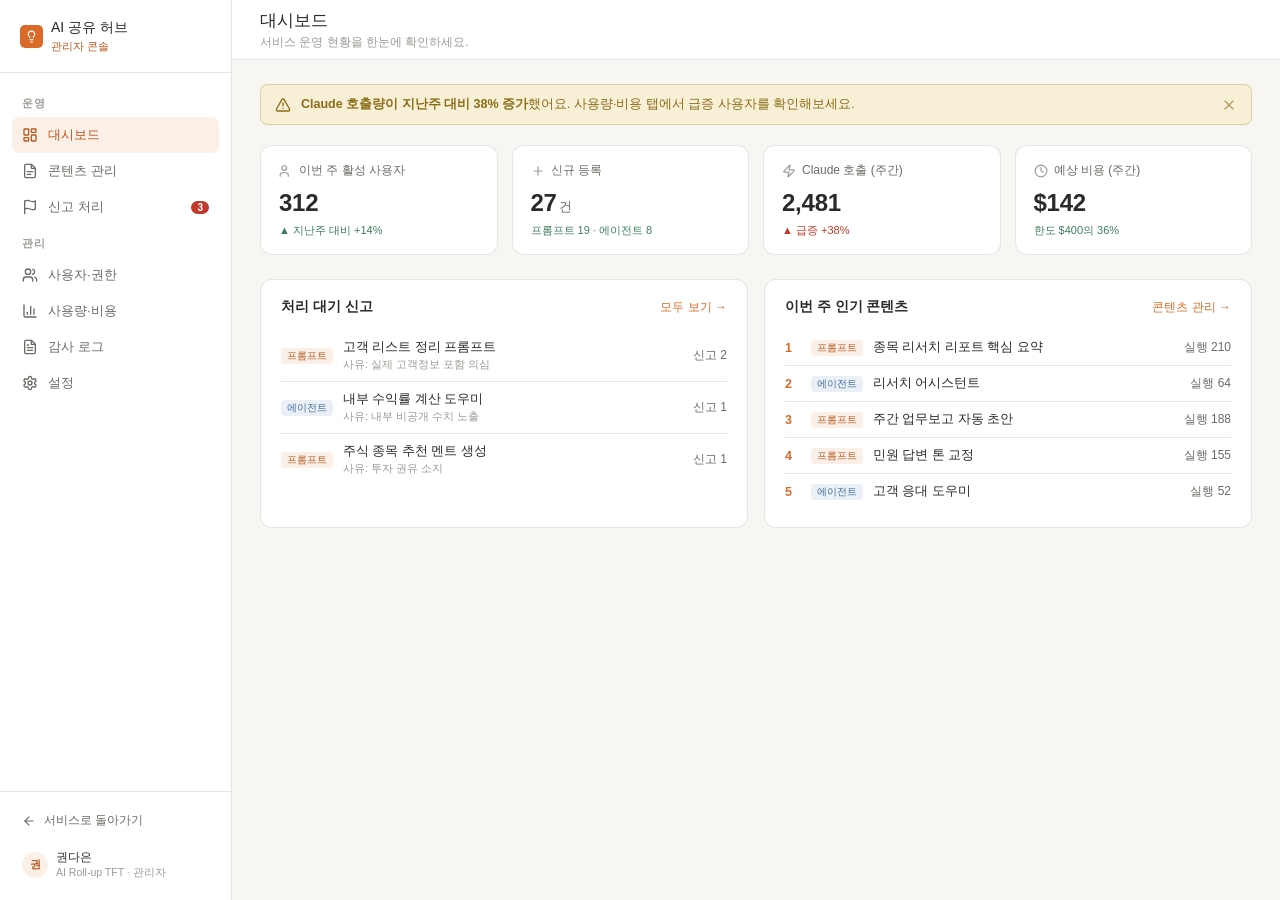
<file: safe-demo/admin.html>
<!DOCTYPE html>
<html lang="ko">
<head>
<meta charset="UTF-8" />
<meta name="viewport" content="width=device-width, initial-scale=1.0" />
<meta http-equiv="Content-Security-Policy" content="default-src 'none'; style-src 'unsafe-inline'; script-src 'unsafe-inline'; img-src data:; connect-src 'none'; font-src 'none'; media-src 'none'; object-src 'none'; frame-src 'none'; worker-src 'none'; base-uri 'none'; form-action 'none'" />
<meta name="referrer" content="no-referrer" />
<title>AI 공유 허브 · 관리자</title>
<style>
  :root {
    --org: #D96A28; --org-light: #FAF0E8; --org-muted: #B85820; --org-hover: #C25E22;
    --bg: #F7F6F3; --surface: #FFFFFF; --surface-2: #F2F1ED;
    --text-1: #2A2A28; --text-2: #6B6A65; --text-3: #9C9B95;
    --danger: #C0392B; --danger-bg: #FBEAE7; --danger-fg: #B23A2E;
    --ok: #3E7C59; --ok-bg: #E8F1EC;
    --warn-bg: #F8EFD7; --warn-fg: #8A6D17;
    --border: rgba(0,0,0,0.10); --border-strong: rgba(0,0,0,0.18);
    --radius-md: 8px; --radius-lg: 12px;
  }
  * { box-sizing: border-box; margin: 0; padding: 0; }
  html, body { background: var(--bg); }
  body { font-family: -apple-system, BlinkMacSystemFont, "Segoe UI", "Apple SD Gothic Neo", "Malgun Gothic", sans-serif; color: var(--text-1); }

  .admin { display: grid; grid-template-columns: 232px 1fr; min-height: 100vh; }

  /* 사이드바 */
  .sidebar { background: var(--surface); border-right: 0.5px solid var(--border); display: flex; flex-direction: column; position: sticky; top: 0; height: 100vh; }
  .side-logo { display: flex; align-items: center; gap: 8px; padding: 18px 20px; border-bottom: 0.5px solid var(--border); }
  .logo-sq { width: 23px; height: 23px; border-radius: 5px; background: var(--org); display: flex; align-items: center; justify-content: center; flex-shrink: 0; }
  .logo-sq svg { width: 13px; height: 13px; }
  .side-logo-txt { font-size: 14px; font-weight: 500; line-height: 1.3; }
  .side-logo-txt .sub { font-size: 11px; color: var(--org-muted); font-weight: 500; }
  .side-nav { padding: 12px 12px; flex: 1; overflow-y: auto; }
  .side-sec { font-size: 10.5px; font-weight: 600; color: var(--text-3); text-transform: uppercase; letter-spacing: 0.05em; padding: 12px 10px 6px; }
  .side-item { display: flex; align-items: center; gap: 10px; padding: 9px 10px; border-radius: var(--radius-md); font-size: 13px; color: var(--text-2); cursor: pointer; position: relative; }
  .side-item svg { width: 16px; height: 16px; flex-shrink: 0; }
  .side-item:hover { background: var(--surface-2); }
  .side-item.on { background: var(--org-light); color: var(--org-muted); font-weight: 500; }
  .side-badge { margin-left: auto; font-size: 10px; font-weight: 600; background: var(--danger); color: #fff; border-radius: 10px; padding: 1px 6px; min-width: 16px; text-align: center; }
  .side-foot { border-top: 0.5px solid var(--border); padding: 12px; }
  .side-foot a { display: flex; align-items: center; gap: 8px; font-size: 12px; color: var(--text-2); text-decoration: none; padding: 8px 10px; border-radius: var(--radius-md); }
  .side-foot a:hover { background: var(--surface-2); color: var(--org); }
  .side-foot svg { width: 14px; height: 14px; }
  .admin-user { display: flex; align-items: center; gap: 8px; padding: 8px 10px; margin-top: 4px; }
  .admin-ava { width: 26px; height: 26px; border-radius: 50%; background: var(--org-light); color: var(--org-muted); display: flex; align-items: center; justify-content: center; font-size: 11px; font-weight: 600; }
  .admin-user .nm { font-size: 12px; font-weight: 500; }
  .admin-user .rl { font-size: 10.5px; color: var(--text-3); }

  /* 메인 */
  .main { min-width: 0; }
  .topbar { background: var(--surface); border-bottom: 0.5px solid var(--border); height: 60px; display: flex; align-items: center; justify-content: space-between; padding: 0 28px; position: sticky; top: 0; z-index: 20; }
  .topbar h1 { font-size: 17px; font-weight: 500; }
  .topbar .sub { font-size: 12px; color: var(--text-3); margin-top: 2px; }
  .top-right { display: flex; align-items: center; gap: 10px; }
  .pill-btn { display: flex; align-items: center; gap: 6px; border: 0.5px solid var(--border-strong); background: var(--surface); border-radius: var(--radius-md); padding: 7px 12px; font-size: 12.5px; color: var(--text-2); cursor: pointer; font-family: inherit; }
  .pill-btn svg { width: 14px; height: 14px; }
  .pill-btn:hover { border-color: var(--org); color: var(--org); }
  .pill-btn.primary { background: var(--org); border-color: var(--org); color: #fff; }
  .pill-btn.primary:hover { background: var(--org-hover); }

  .content { padding: 24px 28px 48px; max-width: 1180px; }
  .section { display: none; }
  .section.on { display: block; }

  /* 배너 */
  .banner { display: flex; align-items: center; gap: 10px; background: var(--warn-bg); border: 0.5px solid rgba(138,109,23,0.25); color: var(--warn-fg); border-radius: var(--radius-md); padding: 11px 14px; font-size: 12.5px; margin-bottom: 20px; }
  .banner svg { width: 16px; height: 16px; flex-shrink: 0; }
  .banner b { font-weight: 600; }
  .banner .x { margin-left: auto; cursor: pointer; opacity: 0.6; line-height: 0; }
  .banner .x:hover { opacity: 1; }

  /* 통계 카드 */
  .stat-grid { display: grid; grid-template-columns: repeat(4, 1fr); gap: 14px; margin-bottom: 24px; }
  .stat { background: var(--surface); border: 0.5px solid var(--border); border-radius: var(--radius-lg); padding: 16px 18px; }
  .stat .label { font-size: 12px; color: var(--text-2); display: flex; align-items: center; gap: 6px; margin-bottom: 10px; }
  .stat .label svg { width: 14px; height: 14px; color: var(--text-3); }
  .stat .num { font-size: 24px; font-weight: 600; letter-spacing: -0.01em; }
  .stat .num .unit { font-size: 13px; font-weight: 500; color: var(--text-2); margin-left: 2px; }
  .stat .delta { font-size: 11px; margin-top: 6px; }
  .stat .delta.up { color: var(--ok); }
  .stat .delta.down { color: var(--danger); }

  .cols { display: grid; grid-template-columns: 1fr 1fr; gap: 16px; }
  .panel { background: var(--surface); border: 0.5px solid var(--border); border-radius: var(--radius-lg); padding: 18px 20px; }
  .panel-head { display: flex; align-items: center; justify-content: space-between; margin-bottom: 14px; }
  .panel-head h3 { font-size: 13.5px; font-weight: 600; }
  .panel-head a { font-size: 12px; color: var(--org); text-decoration: none; cursor: pointer; }
  .panel-head a:hover { text-decoration: underline; }

  .lrow { display: flex; align-items: center; gap: 10px; padding: 9px 0; border-bottom: 0.5px solid var(--border); font-size: 12.5px; }
  .lrow:last-child { border-bottom: none; }
  .lrow .rank { font-weight: 600; color: var(--org); width: 16px; }
  .lrow .grow { flex: 1; min-width: 0; }
  .lrow .grow .t { color: var(--text-1); white-space: nowrap; overflow: hidden; text-overflow: ellipsis; }
  .lrow .grow .m { font-size: 11px; color: var(--text-3); margin-top: 1px; }
  .lrow .val { font-size: 12px; color: var(--text-2); white-space: nowrap; }
  .type-tag { font-size: 10px; font-weight: 500; border-radius: 4px; padding: 1px 6px; }
  .type-tag.p { background: var(--org-light); color: var(--org-muted); }
  .type-tag.a { background: #EAF0F6; color: #3F6C99; }

  /* 테이블 */
  .toolbar { display: flex; align-items: center; gap: 8px; margin-bottom: 14px; flex-wrap: wrap; }
  .search { display: flex; align-items: center; gap: 6px; border: 0.5px solid var(--border-strong); border-radius: var(--radius-md); background: var(--surface); padding: 0 10px; height: 34px; width: 240px; }
  .search svg { width: 14px; height: 14px; color: var(--text-3); }
  .search input { border: none; outline: none; background: transparent; font-size: 12.5px; width: 100%; font-family: inherit; }
  .sel { border: 0.5px solid var(--border-strong); border-radius: var(--radius-md); background: var(--surface); padding: 7px 10px; font-size: 12.5px; color: var(--text-2); font-family: inherit; }

  table.tbl { width: 100%; border-collapse: collapse; background: var(--surface); border: 0.5px solid var(--border); border-radius: var(--radius-lg); overflow: hidden; }
  .tbl thead th { text-align: left; font-size: 11px; font-weight: 600; color: var(--text-3); text-transform: uppercase; letter-spacing: 0.03em; padding: 11px 14px; border-bottom: 0.5px solid var(--border); background: var(--surface-2); }
  .tbl td { padding: 12px 14px; font-size: 12.5px; border-bottom: 0.5px solid var(--border); vertical-align: middle; }
  .tbl tbody tr:last-child td { border-bottom: none; }
  .tbl tbody tr:hover { background: var(--surface-2); }
  .cell-title { font-weight: 500; }
  .cell-sub { font-size: 11px; color: var(--text-3); margin-top: 1px; }
  .badge { font-size: 10.5px; font-weight: 500; border-radius: 20px; padding: 2px 9px; white-space: nowrap; }
  .badge.pub { background: var(--ok-bg); color: var(--ok); }
  .badge.hidden { background: var(--surface-2); color: var(--text-3); }
  .badge.flag { background: var(--danger-bg); color: var(--danger-fg); }
  .badge.official { background: var(--org-light); color: var(--org-muted); }
  .badge.role-admin { background: var(--org-light); color: var(--org-muted); }
  .badge.role-mod { background: #EAF0F6; color: #3F6C99; }
  .badge.role-user { background: var(--surface-2); color: var(--text-2); }
  .row-actions { display: flex; gap: 6px; justify-content: flex-end; }
  .ico-btn { border: 0.5px solid var(--border-strong); background: var(--surface); border-radius: 6px; width: 28px; height: 28px; display: flex; align-items: center; justify-content: center; cursor: pointer; color: var(--text-2); }
  .ico-btn svg { width: 14px; height: 14px; }
  .ico-btn:hover { border-color: var(--org); color: var(--org); }
  .ico-btn.del:hover { border-color: var(--danger); color: var(--danger); }
  .txt-btn { border: 0.5px solid var(--border-strong); background: var(--surface); border-radius: 6px; padding: 5px 10px; font-size: 11.5px; cursor: pointer; color: var(--text-2); font-family: inherit; }
  .txt-btn:hover { border-color: var(--org); color: var(--org); }
  .txt-btn.ok:hover { border-color: var(--ok); color: var(--ok); }
  .txt-btn.del:hover { border-color: var(--danger); color: var(--danger); }

  /* 신고 카드 */
  .report { background: var(--surface); border: 0.5px solid var(--border); border-radius: var(--radius-lg); padding: 16px 18px; margin-bottom: 12px; }
  .report-top { display: flex; align-items: flex-start; gap: 10px; margin-bottom: 10px; }
  .report-top .rt-title { font-size: 13.5px; font-weight: 500; }
  .report-reason { background: var(--danger-bg); color: var(--danger-fg); font-size: 11.5px; border-radius: var(--radius-md); padding: 8px 11px; margin-bottom: 12px; line-height: 1.5; }
  .report-meta { font-size: 11.5px; color: var(--text-3); }
  .report-foot { display: flex; align-items: center; justify-content: space-between; margin-top: 12px; }
  .report-acts { display: flex; gap: 7px; }

  /* 사용량 차트 */
  .chart { display: flex; align-items: flex-end; gap: 8px; height: 160px; padding: 8px 0 0; }
  .bar-col { flex: 1; display: flex; flex-direction: column; align-items: center; gap: 6px; }
  .bar { width: 60%; max-width: 34px; background: var(--org); border-radius: 4px 4px 0 0; transition: height .3s; min-height: 3px; }
  .bar.soft { background: var(--org-light); }
  .bar-lbl { font-size: 10.5px; color: var(--text-3); }
  .brk { display: flex; align-items: center; gap: 10px; padding: 11px 0; border-bottom: 0.5px solid var(--border); font-size: 12.5px; }
  .brk:last-child { border-bottom: none; }
  .brk .dot { width: 9px; height: 9px; border-radius: 3px; flex-shrink: 0; }
  .brk .bn { flex: 1; }
  .brk .bv { color: var(--text-2); font-size: 12px; }

  /* 설정 */
  .set-block { background: var(--surface); border: 0.5px solid var(--border); border-radius: var(--radius-lg); padding: 18px 20px; margin-bottom: 16px; }
  .set-block h3 { font-size: 13.5px; font-weight: 600; margin-bottom: 4px; }
  .set-block .desc { font-size: 12px; color: var(--text-2); margin-bottom: 14px; line-height: 1.5; }
  .chips { display: flex; flex-wrap: wrap; gap: 7px; align-items: center; }
  .chip { display: flex; align-items: center; gap: 6px; background: var(--surface-2); border: 0.5px solid var(--border); border-radius: 20px; padding: 4px 6px 4px 11px; font-size: 12px; color: var(--text-1); }
  .chip .cx { cursor: pointer; color: var(--text-3); line-height: 0; }
  .chip .cx:hover { color: var(--danger); }
  .chip.danger { background: var(--danger-bg); color: var(--danger-fg); border-color: transparent; }
  .chip-add { border: 1px dashed var(--border-strong); background: transparent; border-radius: 20px; padding: 4px 12px; font-size: 12px; color: var(--text-2); cursor: pointer; font-family: inherit; }
  .chip-add:hover { border-color: var(--org); color: var(--org); }
  .set-input { width: 100%; border: 0.5px solid var(--border-strong); border-radius: var(--radius-md); background: var(--surface-2); padding: 9px 12px; font-size: 13px; color: var(--text-1); outline: none; font-family: inherit; }
  .set-input:focus { border-color: var(--org); background: var(--surface); }
  textarea.set-input { resize: vertical; line-height: 1.6; }
  .set-row { display: flex; align-items: center; gap: 10px; }
  .set-row .set-input { max-width: 120px; }
  .set-row .unit { font-size: 12.5px; color: var(--text-2); }
  .save-bar { display: flex; justify-content: flex-end; }
  .empty-state { text-align: center; padding: 40px; color: var(--text-3); font-size: 13px; }

  h2.sec-sub { font-size: 13px; font-weight: 600; color: var(--text-2); margin: 4px 0 12px; }
</style>
</head>
<body>
<div class="admin">
  <!-- 사이드바 -->
  <aside class="sidebar">
    <div class="side-logo">
      <div class="logo-sq"><svg viewBox="0 0 24 24" fill="none" stroke="#fff" stroke-width="2" stroke-linecap="round" stroke-linejoin="round"><path d="M9 18h6"/><path d="M10 22h4"/><path d="M15.09 14c.18-.98.65-1.74 1.41-2.5A4.65 4.65 0 0 0 18 8 6 6 0 0 0 6 8c0 1 .23 2.23 1.5 3.5A4.61 4.61 0 0 1 8.91 14"/></svg></div>
      <div class="side-logo-txt">AI 공유 허브<br><span class="sub">관리자 콘솔</span></div>
    </div>
    <nav class="side-nav" id="side-nav">
      <div class="side-sec">운영</div>
      <div class="side-item on" data-sec="dashboard" onclick="go('dashboard')"><svg viewBox="0 0 24 24" fill="none" stroke="currentColor" stroke-width="2" stroke-linecap="round" stroke-linejoin="round"><rect width="7" height="9" x="3" y="3" rx="1"/><rect width="7" height="5" x="14" y="3" rx="1"/><rect width="7" height="9" x="14" y="12" rx="1"/><rect width="7" height="5" x="3" y="16" rx="1"/></svg> 대시보드</div>
      <div class="side-item" data-sec="content" onclick="go('content')"><svg viewBox="0 0 24 24" fill="none" stroke="currentColor" stroke-width="2" stroke-linecap="round" stroke-linejoin="round"><path d="M14 2H6a2 2 0 0 0-2 2v16a2 2 0 0 0 2 2h12a2 2 0 0 0 2-2V8z"/><path d="M14 2v6h6"/><path d="M8 13h8"/><path d="M8 17h5"/></svg> 콘텐츠 관리</div>
      <div class="side-item" data-sec="reports" onclick="go('reports')"><svg viewBox="0 0 24 24" fill="none" stroke="currentColor" stroke-width="2" stroke-linecap="round" stroke-linejoin="round"><path d="M4 15s1-1 4-1 5 2 8 2 4-1 4-1V3s-1 1-4 1-5-2-8-2-4 1-4 1z"/><line x1="4" x2="4" y1="22" y2="15"/></svg> 신고 처리 <span class="side-badge" id="report-badge">3</span></div>
      <div class="side-sec">관리</div>
      <div class="side-item" data-sec="users" onclick="go('users')"><svg viewBox="0 0 24 24" fill="none" stroke="currentColor" stroke-width="2" stroke-linecap="round" stroke-linejoin="round"><path d="M16 21v-2a4 4 0 0 0-4-4H6a4 4 0 0 0-4 4v2"/><circle cx="9" cy="7" r="4"/><path d="M22 21v-2a4 4 0 0 0-3-3.87"/><path d="M16 3.13a4 4 0 0 1 0 7.75"/></svg> 사용자·권한</div>
      <div class="side-item" data-sec="usage" onclick="go('usage')"><svg viewBox="0 0 24 24" fill="none" stroke="currentColor" stroke-width="2" stroke-linecap="round" stroke-linejoin="round"><path d="M3 3v16a2 2 0 0 0 2 2h16"/><path d="M18 17V9"/><path d="M13 17V5"/><path d="M8 17v-3"/></svg> 사용량·비용</div>
      <div class="side-item" data-sec="audit" onclick="go('audit')"><svg viewBox="0 0 24 24" fill="none" stroke="currentColor" stroke-width="2" stroke-linecap="round" stroke-linejoin="round"><path d="M14 2H6a2 2 0 0 0-2 2v16a2 2 0 0 0 2 2h12a2 2 0 0 0 2-2V8z"/><path d="M14 2v6h6"/><path d="M16 13H8"/><path d="M16 17H8"/><path d="M10 9H8"/></svg> 감사 로그</div>
      <div class="side-item" data-sec="settings" onclick="go('settings')"><svg viewBox="0 0 24 24" fill="none" stroke="currentColor" stroke-width="2" stroke-linecap="round" stroke-linejoin="round"><path d="M12.22 2h-.44a2 2 0 0 0-2 2v.18a2 2 0 0 1-1 1.73l-.43.25a2 2 0 0 1-2 0l-.15-.08a2 2 0 0 0-2.73.73l-.22.38a2 2 0 0 0 .73 2.73l.15.1a2 2 0 0 1 1 1.72v.51a2 2 0 0 1-1 1.74l-.15.09a2 2 0 0 0-.73 2.73l.22.38a2 2 0 0 0 2.73.73l.15-.08a2 2 0 0 1 2 0l.43.25a2 2 0 0 1 1 1.73V20a2 2 0 0 0 2 2h.44a2 2 0 0 0 2-2v-.18a2 2 0 0 1 1-1.73l.43-.25a2 2 0 0 1 2 0l.15.08a2 2 0 0 0 2.73-.73l.22-.39a2 2 0 0 0-.73-2.73l-.15-.08a2 2 0 0 1-1-1.74v-.5a2 2 0 0 1 1-1.74l.15-.09a2 2 0 0 0 .73-2.73l-.22-.38a2 2 0 0 0-2.73-.73l-.15.08a2 2 0 0 1-2 0l-.43-.25a2 2 0 0 1-1-1.73V4a2 2 0 0 0-2-2z"/><circle cx="12" cy="12" r="3"/></svg> 설정</div>
    </nav>
    <div class="side-foot">
      <a href="index.html"><svg viewBox="0 0 24 24" fill="none" stroke="currentColor" stroke-width="2" stroke-linecap="round" stroke-linejoin="round"><path d="m12 19-7-7 7-7"/><path d="M19 12H5"/></svg> 서비스로 돌아가기</a>
      <div class="admin-user"><div class="admin-ava">권</div><div><div class="nm">권다은</div><div class="rl">AI Roll-up TFT · 관리자</div></div></div>
    </div>
  </aside>

  <!-- 메인 -->
  <div class="main">
    <div class="topbar">
      <div><h1 id="page-title">대시보드</h1><div class="sub" id="page-sub">서비스 운영 현황을 한눈에 확인하세요.</div></div>
      <div class="top-right" id="top-right"></div>
    </div>

    <div class="content">

      <!-- 대시보드 -->
      <section class="section on" id="sec-dashboard">
        <div class="banner" id="cost-banner">
          <svg viewBox="0 0 24 24" fill="none" stroke="currentColor" stroke-width="2" stroke-linecap="round" stroke-linejoin="round"><path d="m21.73 18-8-14a2 2 0 0 0-3.48 0l-8 14A2 2 0 0 0 4 21h16a2 2 0 0 0 1.73-3Z"/><line x1="12" x2="12" y1="9" y2="13"/><line x1="12" x2="12.01" y1="17" y2="17"/></svg>
          <div><b>Claude 호출량이 지난주 대비 38% 증가</b>했어요. 사용량·비용 탭에서 급증 사용자를 확인해보세요.</div>
          <span class="x" onclick="document.getElementById('cost-banner').style.display='none'"><svg width="16" height="16" viewBox="0 0 24 24" fill="none" stroke="currentColor" stroke-width="2" stroke-linecap="round" stroke-linejoin="round"><path d="M18 6 6 18"/><path d="m6 6 12 12"/></svg></span>
        </div>

        <div class="stat-grid">
          <div class="stat"><div class="label"><svg viewBox="0 0 24 24" fill="none" stroke="currentColor" stroke-width="2" stroke-linecap="round" stroke-linejoin="round"><path d="M16 21v-2a4 4 0 0 0-4-4H6a4 4 0 0 0-4 4v2"/><circle cx="9" cy="7" r="4"/></svg> 이번 주 활성 사용자</div><div class="num">312</div><div class="delta up">▲ 지난주 대비 +14%</div></div>
          <div class="stat"><div class="label"><svg viewBox="0 0 24 24" fill="none" stroke="currentColor" stroke-width="2" stroke-linecap="round" stroke-linejoin="round"><path d="M5 12h14"/><path d="M12 5v14"/></svg> 신규 등록</div><div class="num">27<span class="unit">건</span></div><div class="delta up">프롬프트 19 · 에이전트 8</div></div>
          <div class="stat"><div class="label"><svg viewBox="0 0 24 24" fill="none" stroke="currentColor" stroke-width="2" stroke-linecap="round" stroke-linejoin="round"><path d="M4 14a1 1 0 0 1-.78-1.63l9.9-10.2a.5.5 0 0 1 .86.46l-1.92 6.02A1 1 0 0 0 13 10h7a1 1 0 0 1 .78 1.63l-9.9 10.2a.5.5 0 0 1-.86-.46l1.92-6.02A1 1 0 0 0 11 14z"/></svg> Claude 호출 (주간)</div><div class="num">2,481</div><div class="delta down">▲ 급증 +38%</div></div>
          <div class="stat"><div class="label"><svg viewBox="0 0 24 24" fill="none" stroke="currentColor" stroke-width="2" stroke-linecap="round" stroke-linejoin="round"><circle cx="12" cy="12" r="10"/><path d="M12 6v6l4 2"/></svg> 예상 비용 (주간)</div><div class="num">$142</div><div class="delta up">한도 $400의 36%</div></div>
        </div>

        <div class="cols">
          <div class="panel">
            <div class="panel-head"><h3>처리 대기 신고</h3><a onclick="go('reports')">모두 보기 →</a></div>
            <div class="lrow"><span class="type-tag p">프롬프트</span><div class="grow"><div class="t">고객 리스트 정리 프롬프트</div><div class="m">사유: 실제 고객정보 포함 의심</div></div><span class="val">신고 2</span></div>
            <div class="lrow"><span class="type-tag a">에이전트</span><div class="grow"><div class="t">내부 수익률 계산 도우미</div><div class="m">사유: 내부 비공개 수치 노출</div></div><span class="val">신고 1</span></div>
            <div class="lrow"><span class="type-tag p">프롬프트</span><div class="grow"><div class="t">주식 종목 추천 멘트 생성</div><div class="m">사유: 투자 권유 소지</div></div><span class="val">신고 1</span></div>
          </div>
          <div class="panel">
            <div class="panel-head"><h3>이번 주 인기 콘텐츠</h3><a onclick="go('content')">콘텐츠 관리 →</a></div>
            <div class="lrow"><span class="rank">1</span><span class="type-tag p">프롬프트</span><div class="grow"><div class="t">종목 리서치 리포트 핵심 요약</div></div><span class="val">실행 210</span></div>
            <div class="lrow"><span class="rank">2</span><span class="type-tag a">에이전트</span><div class="grow"><div class="t">리서치 어시스턴트</div></div><span class="val">실행 64</span></div>
            <div class="lrow"><span class="rank">3</span><span class="type-tag p">프롬프트</span><div class="grow"><div class="t">주간 업무보고 자동 초안</div></div><span class="val">실행 188</span></div>
            <div class="lrow"><span class="rank">4</span><span class="type-tag p">프롬프트</span><div class="grow"><div class="t">민원 답변 톤 교정</div></div><span class="val">실행 155</span></div>
            <div class="lrow"><span class="rank">5</span><span class="type-tag a">에이전트</span><div class="grow"><div class="t">고객 응대 도우미</div></div><span class="val">실행 52</span></div>
          </div>
        </div>
      </section>

      <!-- 콘텐츠 관리 -->
      <section class="section" id="sec-content">
        <div class="toolbar">
          <div class="search"><svg viewBox="0 0 24 24" fill="none" stroke="currentColor" stroke-width="2" stroke-linecap="round" stroke-linejoin="round"><circle cx="11" cy="11" r="8"/><path d="m21 21-4.3-4.3"/></svg><input placeholder="제목·작성자 검색" oninput="filterContent(this.value)" /></div>
          <select class="sel" onchange="filterType(this.value)"><option value="">유형 전체</option><option value="프롬프트">프롬프트</option><option value="에이전트">에이전트</option></select>
          <select class="sel"><option>카테고리 전체</option><option>리서치</option><option>고객응대</option><option>업무보고</option><option>코딩</option></select>
          <select class="sel"><option>상태 전체</option><option>공개</option><option>숨김</option><option>신고됨</option></select>
        </div>
        <table class="tbl"><thead><tr><th>제목</th><th>유형</th><th>작성자</th><th>지표</th><th>상태</th><th style="text-align:right">관리</th></tr></thead>
          <tbody id="content-tbody"></tbody></table>
      </section>

      <!-- 신고 처리 -->
      <section class="section" id="sec-reports">
        <h2 class="sec-sub">처리 대기 <span id="report-count" style="color:var(--org)">3</span>건</h2>
        <div id="reports-list"></div>
      </section>

      <!-- 사용자·권한 -->
      <section class="section" id="sec-users">
        <div class="toolbar">
          <div class="search"><svg viewBox="0 0 24 24" fill="none" stroke="currentColor" stroke-width="2" stroke-linecap="round" stroke-linejoin="round"><circle cx="11" cy="11" r="8"/><path d="m21 21-4.3-4.3"/></svg><input placeholder="이름·부서 검색" oninput="filterUsers(this.value)" /></div>
          <select class="sel"><option>역할 전체</option><option>관리자</option><option>운영자</option><option>일반</option></select>
        </div>
        <table class="tbl"><thead><tr><th>이름</th><th>부서</th><th>이메일</th><th>작성</th><th>최근 활동</th><th>역할</th></tr></thead>
          <tbody id="users-tbody"></tbody></table>
      </section>

      <!-- 사용량·비용 -->
      <section class="section" id="sec-usage">
        <div class="cols" style="margin-bottom:16px;">
          <div class="panel" style="grid-column: span 2;">
            <div class="panel-head"><h3>일별 Claude 호출 (최근 7일)</h3><span style="font-size:12px;color:var(--text-3)">합계 2,481회 · 예상 $142</span></div>
            <div class="chart" id="usage-chart"></div>
          </div>
        </div>
        <div class="cols">
          <div class="panel">
            <div class="panel-head"><h3>기능별 사용량</h3></div>
            <div class="brk"><span class="dot" style="background:var(--org)"></span><span class="bn">프롬프트 만들기</span><span class="bv">612회 · $21</span></div>
            <div class="brk"><span class="dot" style="background:#3F6C99"></span><span class="bn">에이전트 만들기</span><span class="bv">148회 · $9</span></div>
            <div class="brk"><span class="dot" style="background:var(--org-muted)"></span><span class="bn">에이전트 실행</span><span class="bv">1,721회 · $112</span></div>
          </div>
          <div class="panel">
            <div class="panel-head"><h3>사용량 상위 사용자</h3></div>
            <div class="lrow"><span class="rank">1</span><div class="grow"><div class="t">박소영 · 리서치센터</div></div><span class="val">248회</span></div>
            <div class="lrow"><span class="rank">2</span><div class="grow"><div class="t">강태양 · WM영업</div></div><span class="val">191회</span></div>
            <div class="lrow"><span class="rank">3</span><div class="grow"><div class="t">최민준 · 컴플라이언스</div></div><span class="val">156회</span></div>
            <div class="lrow"><span class="rank">4</span><div class="grow"><div class="t">윤서연 · 해외주식</div></div><span class="val">133회</span></div>
          </div>
        </div>
        <div class="set-block" style="margin-top:16px;">
          <h3>사용자별 호출 한도</h3>
          <div class="desc">한 사용자가 하루에 보낼 수 있는 Claude 호출 수를 제한해요. 비용 급증을 막는 안전장치예요.</div>
          <div class="set-row"><input class="set-input" value="100" /><span class="unit">회 / 일</span><button class="pill-btn primary" style="margin-left:8px" onclick="toast('한도를 저장했어요')">저장</button></div>
        </div>
      </section>

      <!-- 감사 로그 -->
      <section class="section" id="sec-audit">
        <div class="toolbar">
          <select class="sel"><option>작업 전체</option><option>프롬프트 생성</option><option>에이전트 생성</option><option>에이전트 실행</option></select>
          <select class="sel"><option>최근 7일</option><option>최근 30일</option><option>전체</option></select>
        </div>
        <table class="tbl"><thead><tr><th>시간</th><th>사용자</th><th>작업</th><th>대상</th><th>파일</th><th>상태</th></tr></thead>
          <tbody id="audit-tbody"></tbody></table>
      </section>

      <!-- 설정 -->
      <section class="section" id="sec-settings">
        <div class="set-block">
          <h3>카테고리 관리</h3>
          <div class="desc">프롬프트·에이전트 등록 시 선택할 수 있는 카테고리예요.</div>
          <div class="chips" id="cat-chips"></div>
        </div>
        <div class="set-block">
          <h3>민감정보 필터 키워드</h3>
          <div class="desc">등록·실행 시 이 키워드가 포함되면 자동으로 경고하거나 검수 대상으로 표시해요. 금융권 민감정보 보호를 위한 장치예요.</div>
          <div class="chips" id="kw-chips"></div>
        </div>
        <div class="set-block">
          <h3>등록 시 경고 문구</h3>
          <div class="desc">사용자가 프롬프트·에이전트를 등록할 때 상단에 보여줄 안내 문구예요.</div>
          <textarea class="set-input" rows="2">실제 고객정보, 내부 비공개 수치, 계좌·주민번호 등 민감정보는 절대 입력하지 마세요.</textarea>
        </div>
        <div class="set-block">
          <h3>전역 호출 한도</h3>
          <div class="desc">서비스 전체가 하루에 보낼 수 있는 Claude 호출 상한이에요.</div>
          <div class="set-row"><input class="set-input" value="5000" /><span class="unit">회 / 일</span></div>
        </div>
        <div class="save-bar"><button class="pill-btn primary" onclick="toast('설정을 저장했어요')"><svg viewBox="0 0 24 24" fill="none" stroke="currentColor" stroke-width="2" stroke-linecap="round" stroke-linejoin="round"><path d="M20 6 9 17l-5-5"/></svg> 설정 저장</button></div>
      </section>

    </div>
  </div>
</div>

<div id="toast" style="position:fixed;bottom:24px;left:50%;transform:translateX(-50%);background:var(--text-1);color:#fff;font-size:12.5px;padding:10px 16px;border-radius:20px;opacity:0;transition:opacity .2s;pointer-events:none;z-index:100;"></div>

<script>
const PAGE = {
  dashboard: ['대시보드','서비스 운영 현황을 한눈에 확인하세요.'],
  content:   ['콘텐츠 관리','등록된 프롬프트·에이전트를 검수하고 관리해요.'],
  reports:   ['신고 처리','사용자가 신고한 콘텐츠를 확인하고 처리해요.'],
  users:     ['사용자·권한','사용자 역할을 관리해요. 계정은 회사 SSO가 관리해요.'],
  usage:     ['사용량·비용','Claude 호출량과 비용을 모니터링해요.'],
  audit:     ['감사 로그','생성·실행 이력을 조회하고 내보내요.'],
  settings:  ['설정','카테고리·필터·한도 등 서비스 정책을 설정해요.']
};
const TOP_RIGHT = {
  audit: '<button class="pill-btn" onclick="toast(\'CSV로 내보냈어요\')"><svg viewBox="0 0 24 24" fill="none" stroke="currentColor" stroke-width="2" stroke-linecap="round" stroke-linejoin="round"><path d="M21 15v4a2 2 0 0 1-2 2H5a2 2 0 0 1-2-2v-4"/><polyline points="7 10 12 15 17 10"/><line x1="12" x2="12" y1="15" y2="3"/></svg> 로그 내보내기</button>'
};

function go(sec){
  document.querySelectorAll('.side-item').forEach(i=>i.classList.toggle('on', i.dataset.sec===sec));
  document.querySelectorAll('.section').forEach(s=>s.classList.remove('on'));
  document.getElementById('sec-'+sec).classList.add('on');
  document.getElementById('page-title').textContent = PAGE[sec][0];
  document.getElementById('page-sub').textContent = PAGE[sec][1];
  document.getElementById('top-right').innerHTML = TOP_RIGHT[sec] || '';
  window.scrollTo(0,0);
}
function toast(msg){ const t=document.getElementById('toast'); t.textContent=msg; t.style.opacity='1'; clearTimeout(t._t); t._t=setTimeout(()=>t.style.opacity='0',2000); }

/* 콘텐츠 데이터 */
let content = [
  { id:1, title:'종목 리서치 리포트 핵심 요약', type:'프롬프트', author:'박소영', dept:'리서치센터', metric:'실행 210 · ♥ 84', status:'pub', official:true },
  { id:2, title:'리서치 어시스턴트', type:'에이전트', author:'박소영', dept:'리서치센터', metric:'실행 64 · ♥ 38', status:'pub' },
  { id:3, title:'고객 리스트 정리 프롬프트', type:'프롬프트', author:'미상', dept:'—', metric:'실행 4', status:'flag' },
  { id:4, title:'주간 업무보고 자동 초안', type:'프롬프트', author:'권다은', dept:'AI Roll-up TFT', metric:'실행 188 · ♥ 57', status:'pub' },
  { id:5, title:'민원 답변 톤 교정', type:'프롬프트', author:'최민준', dept:'컴플라이언스', metric:'실행 155 · ♥ 61', status:'pub' },
  { id:6, title:'내부 수익률 계산 도우미', type:'에이전트', author:'미상', dept:'—', metric:'실행 6', status:'flag' },
  { id:7, title:'회의록 정리 & 액션아이템', type:'프롬프트', author:'정하은', dept:'전략기획', metric:'실행 59', status:'hidden' },
  { id:8, title:'고객 응대 도우미', type:'에이전트', author:'최민준', dept:'컴플라이언스', metric:'실행 52 · ♥ 29', status:'pub' }
];
let cFilterText = '', cFilterType = '';
const STATUS = { pub:['공개','pub'], hidden:['숨김','hidden'], flag:['신고됨','flag'] };
function renderContent(){
  const rows = content.filter(c =>
    (!cFilterText || (c.title+c.author).toLowerCase().includes(cFilterText)) &&
    (!cFilterType || c.type===cFilterType)
  );
  const tb = document.getElementById('content-tbody');
  if(!rows.length){ tb.innerHTML = '<tr><td colspan="6"><div class="empty-state">해당하는 콘텐츠가 없어요.</div></td></tr>'; return; }
  tb.innerHTML = rows.map(c => `
    <tr>
      <td><div class="cell-title">${c.title} ${c.official?'<span class="badge official">공식</span>':''}</div></td>
      <td><span class="type-tag ${c.type==='프롬프트'?'p':'a'}">${c.type}</span></td>
      <td>${c.author}<div class="cell-sub">${c.dept}</div></td>
      <td style="color:var(--text-2)">${c.metric}</td>
      <td><span class="badge ${STATUS[c.status][1]}">${STATUS[c.status][0]}</span></td>
      <td><div class="row-actions">
        <button class="txt-btn" onclick="makeOfficial(${c.id})">${c.official?'공식 해제':'공식 지정'}</button>
        <button class="txt-btn" onclick="toggleHide(${c.id})">${c.status==='hidden'?'공개':'숨김'}</button>
        <button class="ico-btn del" onclick="delContent(${c.id})" title="삭제"><svg viewBox="0 0 24 24" fill="none" stroke="currentColor" stroke-width="2" stroke-linecap="round" stroke-linejoin="round"><path d="M3 6h18"/><path d="M19 6v14a2 2 0 0 1-2 2H7a2 2 0 0 1-2-2V6m3 0V4a2 2 0 0 1 2-2h4a2 2 0 0 1 2 2v2"/></svg></button>
      </div></td>
    </tr>`).join('');
}
function filterContent(v){ cFilterText=(v||'').toLowerCase(); renderContent(); }
function filterType(v){ cFilterType=v; renderContent(); }
function toggleHide(id){ const c=content.find(x=>x.id===id); c.status = c.status==='hidden'?'pub':'hidden'; renderContent(); toast(c.status==='hidden'?'숨김 처리했어요':'다시 공개했어요'); }
function makeOfficial(id){ const c=content.find(x=>x.id===id); c.official=!c.official; renderContent(); toast(c.official?'공식 콘텐츠로 지정했어요':'공식 지정을 해제했어요'); }
function delContent(id){ if(!confirm('이 콘텐츠를 삭제할까요? 되돌릴 수 없어요.'))return; content=content.filter(x=>x.id!==id); renderContent(); toast('삭제했어요'); }

/* 신고 데이터 */
let reports = [
  { id:1, title:'고객 리스트 정리 프롬프트', type:'프롬프트', reason:'프롬프트 본문에 실제 고객 이름·연락처로 보이는 정보가 포함돼 있습니다.', reporter:'익명 2명', date:'2일 전' },
  { id:2, title:'내부 수익률 계산 도우미', type:'에이전트', reason:'지침에 외부 공개되지 않은 내부 수익률 산식이 노출돼 있습니다.', reporter:'익명 1명', date:'3일 전' },
  { id:3, title:'주식 종목 추천 멘트 생성', type:'프롬프트', reason:'특정 종목 매수를 단정적으로 권유하는 문구를 생성합니다. 투자 권유 소지가 있습니다.', reporter:'익명 1명', date:'5일 전' }
];
function renderReports(){
  const list = document.getElementById('reports-list');
  document.getElementById('report-count').textContent = reports.length;
  document.getElementById('report-badge').textContent = reports.length;
  document.getElementById('report-badge').style.display = reports.length?'inline-block':'none';
  if(!reports.length){ list.innerHTML = '<div class="empty-state">처리할 신고가 없어요. 깔끔하네요.</div>'; return; }
  list.innerHTML = reports.map(r => `
    <div class="report">
      <div class="report-top">
        <span class="type-tag ${r.type==='프롬프트'?'p':'a'}">${r.type}</span>
        <div class="rt-title">${r.title}</div>
      </div>
      <div class="report-reason">${r.reason}</div>
      <div class="report-foot">
        <span class="report-meta">신고 ${r.reporter} · ${r.date}</span>
        <div class="report-acts">
          <button class="txt-btn ok" onclick="resolveReport(${r.id},'keep')">유지</button>
          <button class="txt-btn" onclick="resolveReport(${r.id},'hide')">숨김</button>
          <button class="txt-btn del" onclick="resolveReport(${r.id},'del')">삭제</button>
        </div>
      </div>
    </div>`).join('');
}
function resolveReport(id, action){
  const labels = { keep:'유지 처리했어요', hide:'숨김 처리했어요', del:'삭제 처리했어요' };
  if(action==='del' && !confirm('신고된 콘텐츠를 삭제할까요?')) return;
  reports = reports.filter(r=>r.id!==id);
  renderReports(); toast(labels[action]);
}

/* 사용자 데이터 */
let users = [
  { name:'권다은', dept:'AI Roll-up TFT', email:'daeun.kwon@hanwha.com', posts:'12', last:'방금 전', role:'admin' },
  { name:'박소영', dept:'리서치센터', email:'soyoung.park@hanwha.com', posts:'8', last:'1시간 전', role:'mod' },
  { name:'최민준', dept:'컴플라이언스', email:'minjun.choi@hanwha.com', posts:'6', last:'3시간 전', role:'mod' },
  { name:'강태양', dept:'WM영업', email:'taeyang.kang@hanwha.com', posts:'4', last:'어제', role:'user' },
  { name:'윤서연', dept:'해외주식', email:'seoyeon.yoon@hanwha.com', posts:'3', last:'어제', role:'user' },
  { name:'정하은', dept:'전략기획', email:'haeun.jung@hanwha.com', posts:'5', last:'2일 전', role:'user' }
];
const ROLE = { admin:['관리자','role-admin'], mod:['운영자','role-mod'], user:['일반','role-user'] };
let uFilter='';
function renderUsers(){
  const rows = users.filter(u => !uFilter || (u.name+u.dept).toLowerCase().includes(uFilter));
  document.getElementById('users-tbody').innerHTML = rows.map((u,i) => `
    <tr>
      <td><div class="cell-title">${u.name}</div></td>
      <td>${u.dept}</td>
      <td style="color:var(--text-2)">${u.email}</td>
      <td>${u.posts}건</td>
      <td style="color:var(--text-3)">${u.last}</td>
      <td><select class="sel" style="padding:4px 8px" onchange="changeRole('${u.email}', this.value)">
        <option value="admin" ${u.role==='admin'?'selected':''}>관리자</option>
        <option value="mod" ${u.role==='mod'?'selected':''}>운영자</option>
        <option value="user" ${u.role==='user'?'selected':''}>일반</option>
      </select></td>
    </tr>`).join('');
}
function filterUsers(v){ uFilter=(v||'').toLowerCase(); renderUsers(); }
function changeRole(email, role){ const u=users.find(x=>x.email===email); u.role=role; toast(u.name+'님을 '+ROLE[role][0]+'(으)로 변경했어요'); }

/* 사용량 차트 */
function renderChart(){
  const data = [ ['월',280],['화',312],['수',298],['목',410],['금',521],['토',180],['일',480] ];
  const max = Math.max(...data.map(d=>d[1]));
  document.getElementById('usage-chart').innerHTML = data.map(d => {
    const h = Math.round(d[1]/max*130)+8;
    const soft = d[1] > max*0.85 ? '' : ' soft';
    return `<div class="bar-col"><div class="bar${soft}" style="height:${h}px" title="${d[1]}회"></div><div class="bar-lbl">${d[0]}</div></div>`;
  }).join('');
}

/* 감사 로그 */
const audit = [
  ['06.29 14:22','권다은','에이전트 실행','업무 자동화 비서','2개','성공'],
  ['06.29 13:50','박소영','에이전트 실행','리서치 어시스턴트','1개','성공'],
  ['06.29 11:37','강태양','프롬프트 만들기','—','—','성공'],
  ['06.29 10:12','최민준','에이전트 등록','고객 응대 도우미','—','성공'],
  ['06.28 17:05','윤서연','에이전트 실행','리서치 어시스턴트','3개','실패'],
  ['06.28 15:44','정하은','프롬프트 만들기','—','—','성공'],
  ['06.28 09:20','박소영','에이전트 실행','리서치 어시스턴트','1개','성공']
];
function renderAudit(){
  document.getElementById('audit-tbody').innerHTML = audit.map(r => `
    <tr>
      <td style="color:var(--text-2)">${r[0]}</td>
      <td><div class="cell-title">${r[1]}</div></td>
      <td>${r[2]}</td>
      <td>${r[3]}</td>
      <td style="color:var(--text-3)">${r[4]}</td>
      <td><span class="badge ${r[5]==='성공'?'pub':'flag'}">${r[5]}</span></td>
    </tr>`).join('');
}

/* 설정 chips */
let cats = ['리서치','고객응대','업무보고','기획','코딩','번역/작성','컴플라이언스'];
let keywords = ['고객정보','주민번호','계좌번호','내부수익률','비공개'];
function renderChips(){
  document.getElementById('cat-chips').innerHTML =
    cats.map((c,i)=>`<span class="chip">${c}<span class="cx" onclick="rmCat(${i})"><svg width="13" height="13" viewBox="0 0 24 24" fill="none" stroke="currentColor" stroke-width="2" stroke-linecap="round" stroke-linejoin="round"><path d="M18 6 6 18"/><path d="m6 6 12 12"/></svg></span></span>`).join('')
    + '<button class="chip-add" onclick="addCat()">+ 추가</button>';
  document.getElementById('kw-chips').innerHTML =
    keywords.map((k,i)=>`<span class="chip danger">${k}<span class="cx" onclick="rmKw(${i})"><svg width="13" height="13" viewBox="0 0 24 24" fill="none" stroke="currentColor" stroke-width="2" stroke-linecap="round" stroke-linejoin="round"><path d="M18 6 6 18"/><path d="m6 6 12 12"/></svg></span></span>`).join('')
    + '<button class="chip-add" onclick="addKw()">+ 추가</button>';
}
function addCat(){ const v=prompt('추가할 카테고리 이름'); if(v&&v.trim()){ cats.push(v.trim()); renderChips(); } }
function rmCat(i){ cats.splice(i,1); renderChips(); }
function addKw(){ const v=prompt('추가할 민감정보 키워드'); if(v&&v.trim()){ keywords.push(v.trim()); renderChips(); } }
function rmKw(i){ keywords.splice(i,1); renderChips(); }

renderContent(); renderReports(); renderUsers(); renderChart(); renderAudit(); renderChips();
</script>
</body>
</html>
</file>
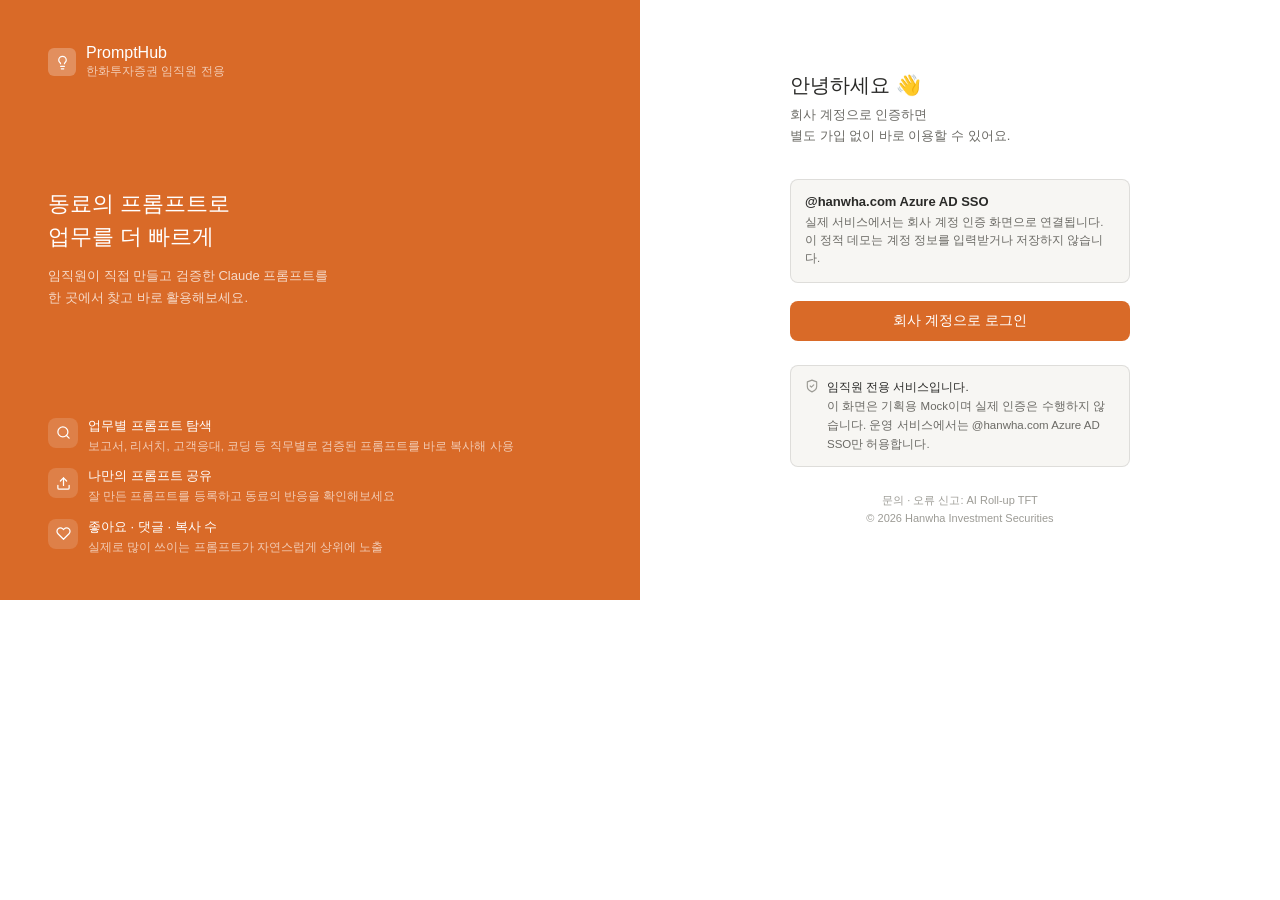
<file: safe-demo/login.html>
<!DOCTYPE html>
<html lang="ko">
<head>
<meta charset="UTF-8" />
<meta name="viewport" content="width=device-width, initial-scale=1.0" />
<meta http-equiv="Content-Security-Policy" content="default-src 'none'; style-src 'unsafe-inline'; script-src 'unsafe-inline'; img-src data:; connect-src 'none'; font-src 'none'; media-src 'none'; object-src 'none'; frame-src 'none'; worker-src 'none'; base-uri 'none'; form-action 'none'" />
<meta name="referrer" content="no-referrer" />
<title>PromptHub · 로그인</title>
<style>
  :root {
    --org: #D96A28; --org-light: #FAF0E8; --org-hover: #C25E22;
    --font-sans: Arial, "Malgun Gothic", sans-serif;
    --color-text-primary: #2A2A28; --color-text-secondary: #6B6A65; --color-text-tertiary: #9C9B95;
    --color-background-primary: #FFFFFF; --color-background-secondary: #F7F6F3;
    --color-border-secondary: rgba(0,0,0,0.18); --color-border-tertiary: rgba(0,0,0,0.10);
    --border-radius-md: 8px;
  }
  * { box-sizing: border-box; margin: 0; padding: 0; }

  .page {
    min-height: 600px;
    display: grid;
    grid-template-columns: 1fr 1fr;
    font-family: var(--font-sans);
  }

  .left {
    background: var(--org);
    display: flex;
    flex-direction: column;
    justify-content: space-between;
    padding: 44px 48px;
  }
  .left-logo { display: flex; align-items: center; gap: 10px; }
  .left-logo-sq { width: 28px; height: 28px; border-radius: 6px; background: rgba(255,255,255,0.25); display: flex; align-items: center; justify-content: center; }
  .left-logo-sq svg { width: 15px; height: 15px; color: #fff; }
  .left-logo-name { font-size: 16px; font-weight: 500; color: #fff; }
  .left-logo-sub { font-size: 12px; color: rgba(255,255,255,0.65); margin-top: 1px; }

  .left-copy h2 { font-size: 22px; font-weight: 500; color: #fff; line-height: 1.5; margin-bottom: 12px; }
  .left-copy p { font-size: 13px; color: rgba(255,255,255,0.75); line-height: 1.75; }

  .left-features { display: flex; flex-direction: column; gap: 12px; }
  .feat { display: flex; align-items: flex-start; gap: 10px; }
  .feat-icon { width: 30px; height: 30px; border-radius: 8px; background: rgba(255,255,255,0.15); display: flex; align-items: center; justify-content: center; flex-shrink: 0; margin-top: 1px; }
  .feat-icon svg { width: 15px; height: 15px; color: #fff; }
  .feat-title { font-size: 13px; font-weight: 500; color: #fff; margin-bottom: 2px; }
  .feat-desc { font-size: 11.5px; color: rgba(255,255,255,0.65); line-height: 1.6; }

  .right {
    background: var(--color-background-primary);
    display: flex;
    align-items: center;
    justify-content: center;
    padding: 48px 52px;
  }
  .login-box { width: 100%; max-width: 340px; }

  .login-greeting { font-size: 20px; font-weight: 500; color: var(--color-text-primary); margin-bottom: 6px; }
  .login-sub { font-size: 13px; color: var(--color-text-secondary); margin-bottom: 32px; line-height: 1.6; }

  .field { margin-bottom: 14px; }
  .field label { display: block; font-size: 12px; color: var(--color-text-secondary); margin-bottom: 5px; }
  .field input {
    width: 100%; border: 0.5px solid var(--color-border-secondary);
    border-radius: var(--border-radius-md);
    background: var(--color-background-secondary);
    padding: 9px 12px; font-size: 13px; color: var(--color-text-primary);
    outline: none; font-family: var(--font-sans);
    transition: border-color 0.15s;
  }
  .field input:focus { border-color: var(--org); background: var(--color-background-primary); }
  .field-hint { font-size: 11px; color: var(--color-text-tertiary); margin-top: 4px; }

  .sso-panel {
    margin-bottom: 14px; padding: 14px; border: 0.5px solid var(--color-border-tertiary);
    border-radius: var(--border-radius-md); background: var(--color-background-secondary);
  }
  .sso-title { font-size: 13px; font-weight: 600; color: var(--color-text-primary); margin-bottom: 4px; }
  .sso-desc { font-size: 11.5px; color: var(--color-text-secondary); line-height: 1.6; }

  .login-btn {
    width: 100%; background: var(--org); color: #fff; border: none;
    border-radius: var(--border-radius-md); padding: 11px;
    font-size: 14px; font-weight: 500; cursor: pointer;
    margin-top: 4px; transition: background 0.15s;
  }
  .login-btn:hover { background: var(--org-hover); }

  .notice {
    margin-top: 24px;
    background: var(--color-background-secondary);
    border: 0.5px solid var(--color-border-tertiary);
    border-radius: var(--border-radius-md);
    padding: 12px 14px;
    display: flex; gap: 8px; align-items: flex-start;
  }
  .notice svg { width: 14px; height: 14px; color: var(--color-text-tertiary); margin-top: 1px; flex-shrink: 0; }
  .notice p { font-size: 11.5px; color: var(--color-text-secondary); line-height: 1.65; }
  .notice strong { color: var(--color-text-primary); font-weight: 500; }

  .footer-note { margin-top: 24px; text-align: center; font-size: 11px; color: var(--color-text-tertiary); line-height: 1.7; }
</style>
</head>
<body>

<div class="page">
  <div class="left">
    <div class="left-logo">
      <div class="left-logo-sq"><svg viewBox="0 0 24 24" fill="none" stroke="currentColor" stroke-width="2" stroke-linecap="round" stroke-linejoin="round" aria-hidden="true"><path d="M9 18h6"/><path d="M10 22h4"/><path d="M15.09 14c.18-.98.65-1.74 1.41-2.5A4.65 4.65 0 0 0 18 8 6 6 0 0 0 6 8c0 1 .23 2.23 1.5 3.5A4.61 4.61 0 0 1 8.91 14"/></svg></div>
      <div>
        <div class="left-logo-name">PromptHub</div>
        <div class="left-logo-sub">한화투자증권 임직원 전용</div>
      </div>
    </div>

    <div class="left-copy">
      <h2>동료의 프롬프트로<br>업무를 더 빠르게</h2>
      <p>임직원이 직접 만들고 검증한 Claude 프롬프트를<br>한 곳에서 찾고 바로 활용해보세요.</p>
    </div>

    <div class="left-features">
      <div class="feat">
        <div class="feat-icon"><svg viewBox="0 0 24 24" fill="none" stroke="currentColor" stroke-width="2" stroke-linecap="round" aria-hidden="true"><circle cx="11" cy="11" r="8"/><path d="m21 21-4.3-4.3"/></svg></div>
        <div class="feat-text">
          <div class="feat-title">업무별 프롬프트 탐색</div>
          <div class="feat-desc">보고서, 리서치, 고객응대, 코딩 등 직무별로 검증된 프롬프트를 바로 복사해 사용</div>
        </div>
      </div>
      <div class="feat">
        <div class="feat-icon"><svg viewBox="0 0 24 24" fill="none" stroke="currentColor" stroke-width="2" stroke-linecap="round" stroke-linejoin="round" aria-hidden="true"><path d="M21 15v4a2 2 0 0 1-2 2H5a2 2 0 0 1-2-2v-4"/><polyline points="17 8 12 3 7 8"/><line x1="12" x2="12" y1="3" y2="15"/></svg></div>
        <div class="feat-text">
          <div class="feat-title">나만의 프롬프트 공유</div>
          <div class="feat-desc">잘 만든 프롬프트를 등록하고 동료의 반응을 확인해보세요</div>
        </div>
      </div>
      <div class="feat">
        <div class="feat-icon"><svg viewBox="0 0 24 24" fill="none" stroke="currentColor" stroke-width="2" stroke-linecap="round" stroke-linejoin="round" aria-hidden="true"><path d="M20.84 4.61a5.5 5.5 0 0 0-7.78 0L12 5.67l-1.06-1.06a5.5 5.5 0 0 0-7.78 7.78L12 21.23l8.84-8.84a5.5 5.5 0 0 0 0-7.78z"/></svg></div>
        <div class="feat-text">
          <div class="feat-title">좋아요 · 댓글 · 복사 수</div>
          <div class="feat-desc">실제로 많이 쓰이는 프롬프트가 자연스럽게 상위에 노출</div>
        </div>
      </div>
    </div>
  </div>

  <div class="right">
    <div class="login-box">
      <div class="login-greeting">안녕하세요 👋</div>
      <div class="login-sub">회사 계정으로 인증하면<br>별도 가입 없이 바로 이용할 수 있어요.</div>

      <div class="sso-panel">
        <div class="sso-title">@hanwha.com Azure AD SSO</div>
        <div class="sso-desc">실제 서비스에서는 회사 계정 인증 화면으로 연결됩니다. 이 정적 데모는 계정 정보를 입력받거나 저장하지 않습니다.</div>
      </div>

      <button class="login-btn" type="button" onclick="enterDemo()">회사 계정으로 로그인</button>

      <div class="notice">
        <svg viewBox="0 0 24 24" fill="none" stroke="currentColor" stroke-width="2" stroke-linecap="round" stroke-linejoin="round" aria-hidden="true"><path d="M20 13c0 5-3.5 7.5-8 9-4.5-1.5-8-4-8-9V5l8-3 8 3v8z"/><path d="m9 12 2 2 4-4"/></svg>
        <p><strong>임직원 전용 서비스입니다.</strong><br>
        이 화면은 기획용 Mock이며 실제 인증은 수행하지 않습니다. 운영 서비스에서는 @hanwha.com Azure AD SSO만 허용합니다.</p>
      </div>

      <div class="footer-note">
        문의 · 오류 신고: AI Roll-up TFT<br>
        © 2026 Hanwha Investment Securities
      </div>
    </div>
  </div>
</div>
<script>
function enterDemo(){ window.location.href='index.html'; }
</script>
</body>
</html>
</file>
